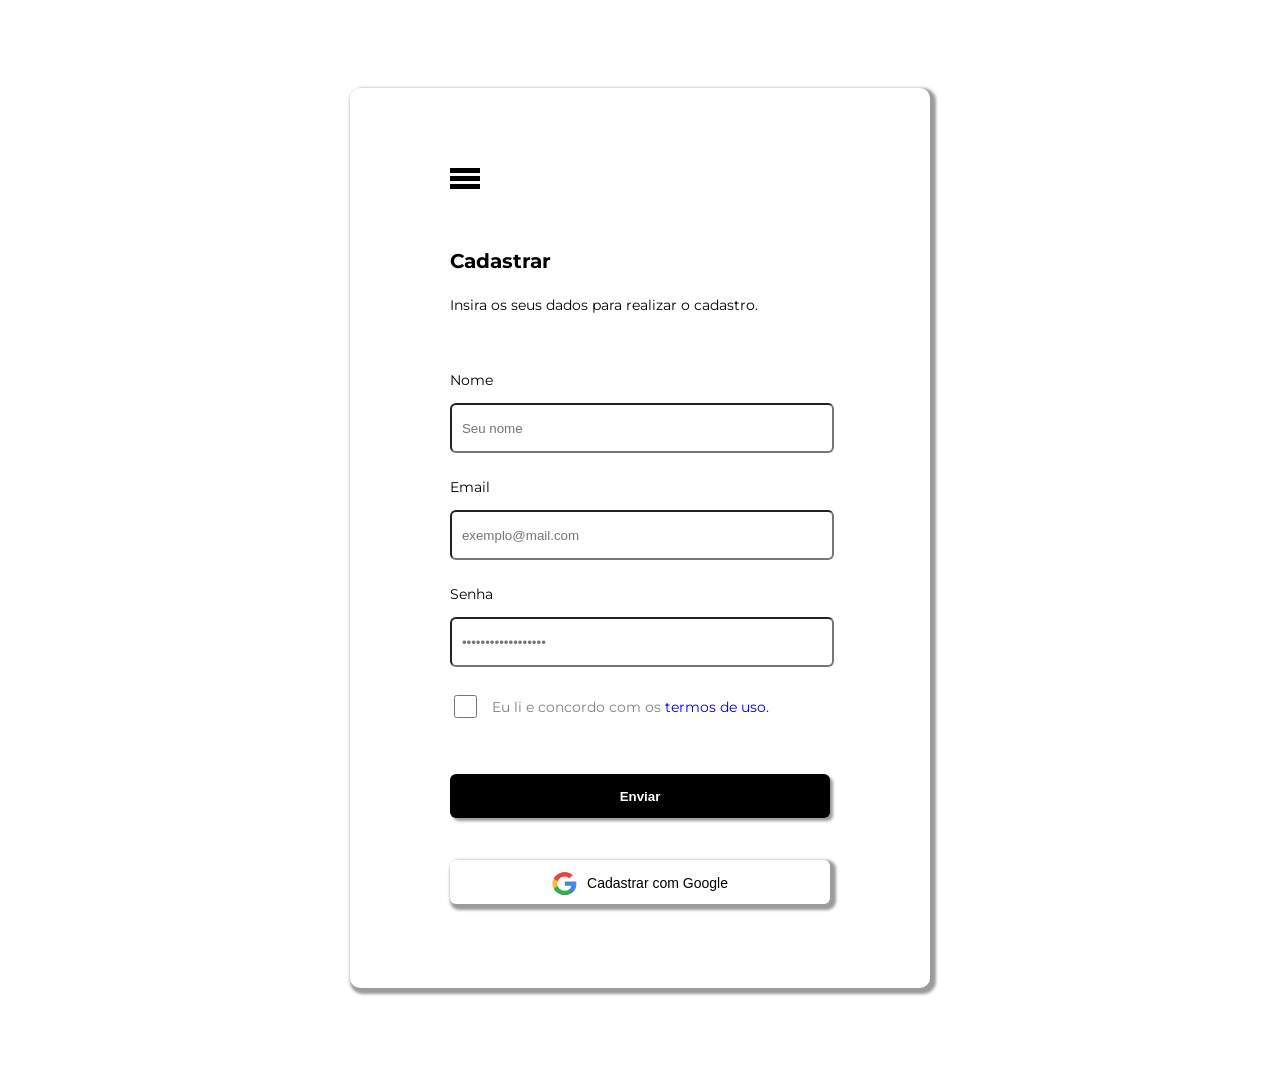
<file: pages/cadastro.html>
<!DOCTYPE html>

<html>

<head>
    <link rel="preconnect" href="https://fonts.googleapis.com">
    <link rel="preconnect" href="https://fonts.gstatic.com" crossorigin>
    <link href="https://fonts.googleapis.com/css2?family=Montserrat:wght@500&display=swap" rel="stylesheet">
    <title> Fulgure Brasil: Cadastro</title>
    <meta charset="UTF-8" />
    <link rel="stylesheet" type="text/css" href="../assets/css/style_cadastro.css">
    <script type="text/javascript" src="../assets/js/script.js"></script>
</head>

<body>
    <div id="menu-bar">
        <div id="hamburguerInvertido" onclick="toggleMenu()">
            <div></div>
            <div></div>
            <div></div>
        </div>
        <a href="./inicial.html" title="Página Inícial">Home</a>
        <a href="../assets/php/atualizarUsuario.php" title="Atualizar dados de cadastro">Atualizar Dados</a>
        <a href="../assets/php/todosUsuarios.php" title="Lista">Usuários</a>
        <a href="#" title="Equipe Fulgure Brasil">Sobre Nós</a>
    </div>  
    <div id="tela">
        <div id="hamburguer" onclick="toggleMenu()">
            <div></div>
            <div></div>
            <div></div>
        </div>
        <p id="cadastrar">Cadastrar</p>
        <p id="instrucao">Insira os seus dados para realizar o cadastro.</p>
        <form id="cadastro" action="../assets/php/recebeCadastroUsuario.php" onsubmit="return validarCampos(this)"
            method="post">
            <label for="nome">Nome</label>
            <input type="text" name="nome" id="nome" placeholder="Seu nome">
            <label for="email">Email</label>
            <input type="email" name="email" id="email" placeholder="exemplo@mail.com">
            <label for="senha">Senha</label>
            <input type="password" name="senha" id="senha" placeholder="••••••••••••••••••">
            <div id="check">
                <input type="checkbox" name="termos" id="termos">
                <label for="termos" id="txtTermos"> Eu li e concordo com os <a href="#"> termos de uso.</a></label>
            </div>
            <p id="mensagem"></p>
            <button id="enviar" type="submit">Enviar</button>
            <button id="buttonGoogle" type="button">
                <img id="google" src="../assets/images/google.PNG">
                <p>Cadastrar com Google</p>
            </button>
        </form>
    </div>
</body>

</html>
</file>
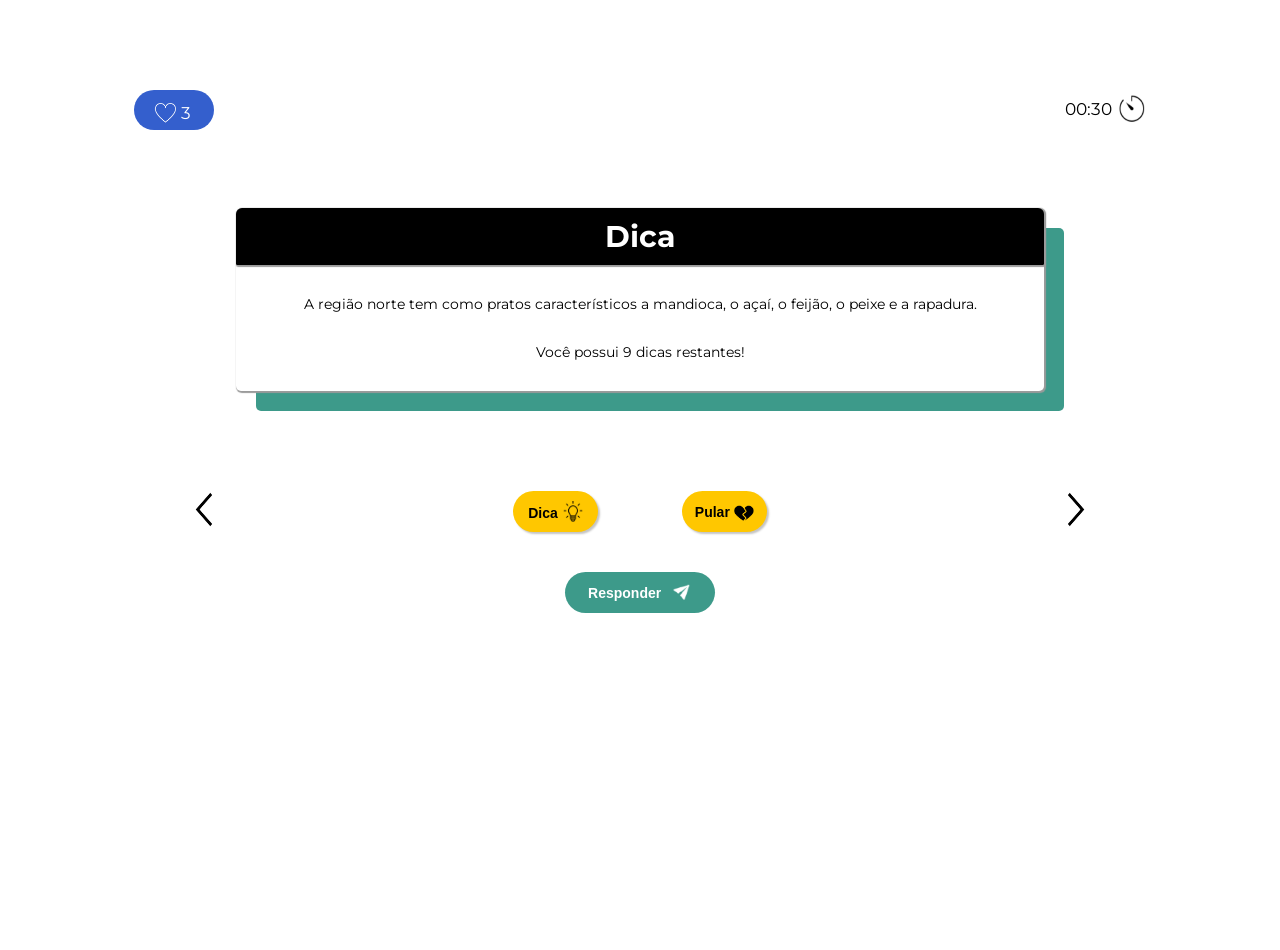
<file: pages/dica.html>
<!DOCTYPE html>

<html>

<head>
    <link rel="preconnect" href="https://fonts.googleapis.com">
    <link rel="preconnect" href="https://fonts.gstatic.com" crossorigin>
    <link href="https://fonts.googleapis.com/css2?family=Montserrat:wght@500&display=swap" rel="stylesheet">
    <title> Fulgure Brasil: Dica</title>
    <link rel="stylesheet" type="text/css" href="../assets/css/style_dica.css">
    <script type="text/javascript" src="../assets/js/script.js"></script>
    <meta charset="UTF-8"/>
</head>

<body>
    <div id="telaweb">
        <div>
            <div id="vidas">
                <img id="coracao" src="../assets/images/coracao.png">
                <p id="quantidadeVidas">3</p>
            </div>
            <div id="tempo">
                <p id="tempoDecorrido">00:30</p>
                <img id="relogio" src="../assets/images/relogio.PNG">
            </div>
            <div id="dicaDiv">
                <p id="textoDica"> Dica</p>
                <p class="conteudo">A região norte tem como pratos característicos
                    a mandioca, o açaí, o feijão, o peixe e a rapadura.</p>
                <p class="conteudo">Você possui 9 dicas restantes!</p>
            </div>
            <div id="setas">
                <button id="retornar">
                    <img id="setaEsquerda" src="../assets/images/voltar.png" alt="">
                </button>
                <button id="avancar">
                    <img id="setaDireita" src="../assets/images/avancar.png" alt="">
                </button>
            </div>
            <div id="botoes">
                <button id="dica">
                    <p id="txtDica">Dica</p>
                    <img id="lampada" src="../assets/images/lampada.PNG">
                </button>
                <button id="pular">
                    <p id="txtPular">Pular</p>
                    <img id="coracaoPartido" src="../assets/images/coracaoPartido.PNG">
                </button>
                <button id="responder">
                    <p id="enviar">Responder</p>
                    <img id="seta" src="../assets/images/seta.PNG">
                </button>
            </div>
        </div>
    </div>

    <div id="telamobile">
        <div id="menu-bar">
            <div id="hamburguerInvertido" onclick="toggleMenu()">
                <div></div>
                <div></div>
                <div></div>
            </div>
            <a href="#">Sobre nós</a>
            <a href="#">Entre em contato</a>
            <a href="#">Reportar problema</a>
        </div>
        <div id="hamburguer" onclick="toggleMenu()">
            <div></div>
            <div></div>
            <div></div>
        </div>
        <div>
            <div id="vidas">
                <img id="coracao" src="../assets/images/coracao.png">
                <p id="quantidadeVidas">3</p>
            </div>
            <div id="tempo">
                <p id="tempoDecorrido">00:30</p>
                <img id="relogio" src="../assets/images/relogio.PNG">
            </div>
            <div id="dicaDiv">
                <p id="textoDica"> Dica</p>
                <p id="justify" class="conteudo">A região norte tem como pratos característicos
                    a mandioca, o açaí, o feijão, o peixe e a rapadura.</p>
                <p class="conteudo">Você possui 9 dicas restantes!</p>
            </div>
            <div id="setas">
                <button id="retornar">
                    <img id="setaEsquerda" src="../assets/images/voltar.png" alt="">
                </button>
                <button id="avancar">
                    <img id="setaDireita" src="../assets/images/avancar.png" alt="">
                </button>
            </div>
            <div id="botoes">
                <a href="./questao.html"><button id="dica">
                    <p id="txtDica">Dica</p>
                    <img id="lampada" src="../assets/images/lampada.PNG">
                </button></a>
                <button id="pular">
                    <p id="txtPular">Pular</p>
                    <img id="coracaoPartido" src="../assets/images/coracaoPartido.PNG">
                </button>
                <button id="responder">
                    <p id="enviar">Responder</p>
                    <img id="seta" src="../assets/images/seta.PNG">
                </button>
            </div>
        </div>
    </div>
</body>
</html>
</file>
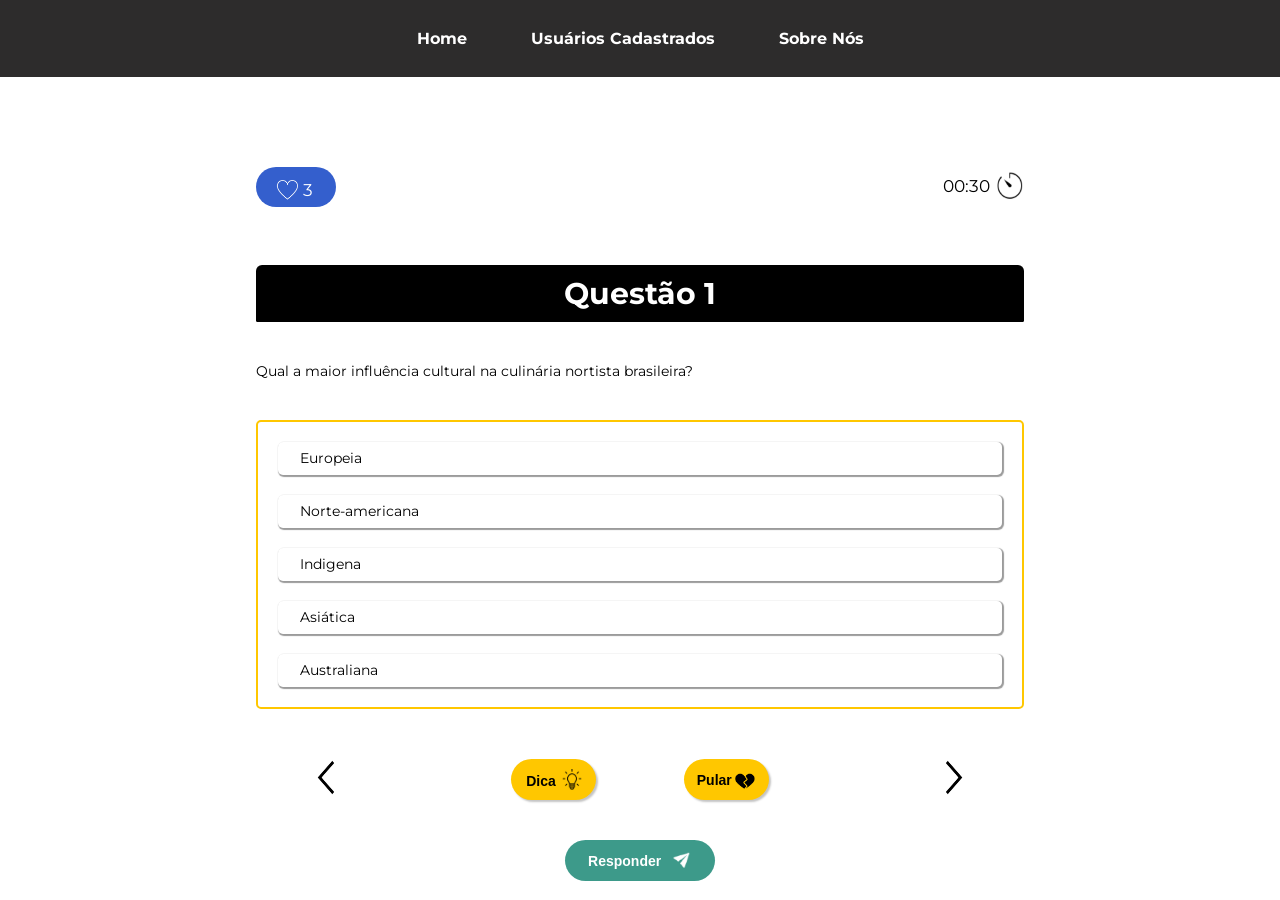
<file: pages/questao.html>
<!DOCTYPE html>

<html>

<head>
    <link rel="preconnect" href="https://fonts.googleapis.com">
    <link rel="preconnect" href="https://fonts.gstatic.com" crossorigin>
    <link href="https://fonts.googleapis.com/css2?family=Montserrat:wght@500&display=swap" rel="stylesheet">
    <title> Fulgure Brasil: Questão 1</title>
    <link rel="stylesheet" type="text/css" href="../assets/css/style_questao.css">
    <script type="text/javascript" src="../assets/js/script.js"></script>
    <meta charset="UTF-8" />
</head>

<body>
    <nav id="nav" class="bg hover-circulo">
        <a href="./inicial.html" title="Página Inícial">Home</a>
        <a href="../assets/php/todosUsuarios.php" title="Todos usuários cadastrados">Usuários Cadastrados</a>
        <a href="#" title="Equipe Fulgure Brasil">Sobre Nós</a>
    </nav>
    <div id="telaweb">
        <div id="vidas">
            <img id="coracao" src="../assets/images/coracao.png">
            <p id="quantidadeVidas">3</p>
        </div>
        <div id="tempo">
            <p id="tempoDecorrido">00:30</p>
            <img id="relogio" src="../assets/images/relogio.PNG">
        </div>
        <p id="questao1"> Questão 1</p>
        <p id="textoQuestao"> Qual a maior influência cultural na culinária nortista brasileira? </p>
        <div id="alternativas">
            <p class="alternativa"> Europeia</p>
            <p class="alternativa"> Norte-americana</p>
            <p class="alternativa"> Indigena</p>
            <p class="alternativa"> Asiática</p>
            <p class="alternativa"> Australiana</p>
        </div>
        <div id="setas">
            <button id="retornar">
                <img id="setaEsquerda" src="../assets/images/voltar.png" alt="">
            </button>
            <button id="avancar">
                <img id="setaDireita" src="../assets/images/avancar.png" alt="">
            </button>
        </div>
        <div id="botoes">
            <a href="../pages/dica.html"><button id="dica">
                    <p id="txtDica">Dica</p>
                    <img id="lampada" src="../assets/images/lampada.PNG">
                </button></a>
            <button id="pular">
                <p id="txtPular">Pular</p>
                <img id="coracaoPartido" src="../assets/images/coracaoPartido.PNG">
            </button>
            <button id="responder">
                <p id="enviar">Responder</p>
                <img id="seta" src="../assets/images/seta.PNG">
            </button>
        </div>
    </div>
    </div>

    <div id="telamobile">
        <div id="menu-bar">
            <div id="hamburguerInvertido" onclick="toggleMenu()">
                <div></div>
                <div></div>
                <div></div>
            </div>
            <a href="./inicial.html" title="Página Inícial">Home</a>
            <a href="#" title="Atualizar dados de cadastro">Atualizar Dados</a>
            <a href="../assets/php/todosUsuarios.php" title="Lista">Usuários </a>
            <a href="#" title="Equipe Fulgure Brasil">Sobre Nós</a>
        </div>
        <div id="hamburguer" onclick="toggleMenu()">
            <div></div>
            <div></div>
            <div></div>
        </div>
        <div id="vidas">
            <img id="coracao" src="../assets/images/coracao.png">
            <p id="quantidadeVidas">3</p>
        </div>
        <div id="tempo">
            <p id="tempoDecorrido">00:30</p>
            <img id="relogio" src="../assets/images/relogio.PNG">
        </div>
        <div id="questao">
            <p id="questao1"> Questão 1</p>
            <p id="textoQuestao"> Qual a maior influência cultural na culinária nortista brasileira? </p>
            <div class="container">
                <div class="circulo"></div>
                <p class="alternativa"> Europeia;</p>
            </div>
            <div class="container">
                <div class="circulo"></div>
                <p class="alternativa"> Norte-americana;</p>
            </div>
            <div class="container">
                <div class="circulo"></div>
                <p class="alternativa"> Indigena;</p>
            </div>
            <div class="container">
                <div class="circulo"></div>
                <p class="alternativa"> Asiática;</p>
            </div>
            <div class="container">
                <div class="circulo"></div>
                <p class="alternativa"> Australiana.</p>
            </div>
        </div>
        <div id="setas">
            <button id="retornar">
                <img id="setaEsquerda" src="../assets/images/voltar.png" alt="">
            </button>
            <button id="avancar">
                <img id="setaDireita" src="../assets/images/avancar.png" alt="">
            </button>
        </div>
        <a href="../pages/dica.html"><button id="dica">
                <p id="txtDica">Dica</p>
                <img id="lampada" src="../assets/images/lampada.PNG">
            </button></a>
        <button id="pular">
            <p id="txtPular">Pular</p>
            <img id="coracaoPartido" src="../assets/images/coracaoPartido.PNG">
        </button>
        <button id="responder">
            <p id="enviar">Responder</p>
            <img id="seta" src="../assets/images/seta.PNG">
        </button>
    </div>
</body>

</html>
</file>
<file: assets/css/style_cadastro.css>
body {
    font-family: 'Montserrat', sans-serif;
    place-items: center;
    padding: 80px 0;
}

a:link {text-decoration: none; cursor: pointer;}

input, button {
    width: 100%;
    height: 44px;
    border-radius: 6px;
    display: block;
    margin-bottom: 24px;
}

button{
    cursor: pointer;
}

form input{
    padding-left: 2.5%;
    width: 97%;
}

p, label {
    font-size: 14px;
}

label {
    margin-bottom: 14px;
    display: inline-block;
}

div#tela {
    justify-content: center;
    width: 30%;
    height: 820px;
    margin: auto;
    padding: 80px 100px 0 100px;
    box-shadow: 3px 3px 3px 3px #9b9b9b;
    border-radius: 10px;
}

div#menu-bar {
    margin: 0 auto;
    position: fixed;
    background-color: black;
    color: white;
    height: 100%;
    width: 40%;
    padding-left: 30px;
    padding-top: 58px;
    box-shadow: 3px 3px 3px 3px #9b9b9b;
    left: 0;
    top: 0;
    display: none;
}

div#menu-bar a {
    text-decoration: none;
    color: white;
    font-weight: 100;
    display: block;
    margin-bottom: 50px;
}

div#hamburguer, div#hamburguerInvertido {
    cursor: pointer;
    margin-bottom: 60px;
}

div#hamburguer div, div#hamburguerInvertido div {
    width: 30px;
    height: 5px;
    margin-bottom: 3px;
}

div#hamburguerInvertido div {
    background-color: rgb(255, 255, 255);
}

div#hamburguer div{
    background-color: black;
}

p#cadastrar {
    font-size: 20px;
    font-weight: bold;
    margin-bottom: 23px;
}

p#instrucao {
    margin-bottom: 56px;
}

p#txtCadastro {
    display: inline;
}

input#termos {
    display: inline;
    width: 23px;
    height: 25px;
    border-radius: 5px;
    margin-bottom: 40px;
    margin-right: 15px;
}

label[for="termos"] {
    color: rgb(129, 129, 129);
    align-self: center;
}

div#check {
    display: flex;
    height: 45px;
}

p#mensagem{
    font-weight: bold;
    color: red;
}

button#enviar {
    background-color: black;
    color: white;
    font-weight: bold;
    border: none;
    box-shadow: 3px 3px 3px #9b9b9b;
    margin-bottom: 42px;
    margin-top: 38px;
}

button#buttonGoogle {
    box-shadow: 3px 3px 3px 3px #9b9b9b;
    background-color: white;
    border: none;
    display: flex;
    justify-content: center;
    align-content: center;
}

img#google {
    width: 25px;
    height: 25px;
    margin-top: 10px;
    margin-right: 10px;
}

.erro{
    border-color: red;
}

@media only screen and (max-device-width: 1200px) {

    div#tela{
        box-shadow: none;
        width: 60%;
        margin-bottom: 50px;
    }
}
  
@media only screen and (max-device-width: 850px) {

    div#tela{
        box-shadow: none;
        width: 80%;
        height: 1600px;
        margin: auto;
        margin-bottom: 150px;
    }

    label, p, body, button#enviar, input{
        font-size: 30px;
    }

    p#cadastrar{
        font-size: 45px;
        margin-bottom: 50px;
    }

    p#instrucao{
        margin-top: 70px;
        margin-bottom: 120px;
    }

    input, button {
        margin-top: 10px;
        width: 100%;
        height: 100px;
        border-radius: 15px;
        display: block;
        margin-bottom: 60px;
    }

    div#menu-bar{
        width: 40%;
        padding: 90px;
    }

    div#hamburguer{
        margin-top: 40px;
        margin-bottom: 150px;
    }

    div#hamburguerInvertido{
        margin-bottom: 120px;
    }

    div#hamburguer div, div#hamburguerInvertido div  {
        width: 80px;
        height: 13.4px;
        margin-bottom: 8px;
    }
    
    input#termos{
        width: 46px;
        height: 50px;
        border-radius: 5px;
        margin-top: 30px;
    }

    button#enviar{
        margin-bottom: 100px;
        margin-top: 150px;
    }

    img#google {
        width: 50px;
        height: 50px;
        margin-top: 20px;
        margin-right: 20px;
    }

    label[for="termos"] {
        margin-top: 75px;
        margin-left: 15px;
    }
    
}
</file>
<file: assets/css/style_dica.css>
body{
    font-family: 'Montserrat', sans-serif;
    background-image: url(../images/background.png);
    background-repeat: no-repeat;
}

p{
    font-size: 14px;
}

button{
    width: 325px;
    height: 44px;
    border-radius: 6px;
    display: block;
    font-weight: bold;
    cursor: pointer;
    margin-bottom: 40px;
}

div#telaweb{
    vertical-align: center;
    float: right;
    margin-right: 5%;
    height: 770px;
    width: 40%;
    padding: 0;
    margin-top: 120px;
}

div#vidas{
    background-color: #345FCD;
    width: 80px;
    height: 40px;
    border-radius: 37px;
    color: white;
    display: inline-block;
    flex-direction: left;
    margin-bottom: 58px;
    justify-content: center;
    align-content: center;
}

p#quantidadeVidas{
    display: inline;
    vertical-align: 4px;
    font-size: 17px;
}

img#coracao{
    width: 23px;
    height: 20px;
    margin-left: 20px;
    margin-top: 10px;
}

div#tempo{
    display: block;
    float: right;
}

p#justify{
    text-align: justify;
}

p#tempoDecorrido{
    display: inline;
    vertical-align: 8px;
    font-size: 17px;
}

img#relogio{
    width: 30px;
    height: 28px;
    margin-top: 5px;
}

div#dicaDiv{
    width: 70%;
    background-color: white;
    margin: auto;
    margin-bottom: 100px;
    margin-top: 20px;
    text-align: center;
    border-radius: 5px;
    box-shadow: 1px 1px 1px 1px #9b9b9b, 20px 20px #3D9A8A;
}

p#textoDica{
    background-color: black;
    font-size: 30px;
    font-weight: bold;
    color: white;
    text-align: center;
    padding: 10px;
    border-radius: 6px 6px 1.5px 1.5px;
    margin-top: 0px;
    margin-bottom: 0;
    margin-bottom: 30px;
    box-shadow: 1px 1px 1px 1px #9b9b9b;
}

p.conteudo{
    padding: 0 30px 30px 30px;
    margin: 0;
}

div#botoes{
    margin-top: 50px;
    width: 100%;
}

button#dica{
    background-color: #FFC700;
    width: 85px;
    height: 41px;
    border-radius: 37px;
    float: left;
    border-radius: 37px;
    border: none;
    margin-left: 30%;
    box-shadow: 2px 2px 2px#c4c4c4;
}

img#lampada{
    height: 21px;
    width: 20px;
    margin-top: 2px;
    margin-left: 2px;
}

p#txtDica, p#enviar, p#txtPular{
    display: inline;
    vertical-align: 4px;
}

button#pular{
    background-color: #FFC700;
    width: 85px;
    height: 41px;
    border-radius: 37px;
    border-radius: 37px;
    border: none;
    display: block;
    float: right;
    margin-right: 30%;
    box-shadow: 2px 2px 2px#c4c4c4;
}

img#coracaoPartido{
    height: 16px;
    width: 20px;
    margin-top: 6px;
}

p#txtPular{
    display: inline;
}

button#responder{
    color: white;
    background-color: #3D9A8A;
    width: 150px;
    height: 41px;
    border-radius: 37px;
    display: block;
    flex-direction: center;
    border-radius: 37px;
    border: none; 
    margin: auto;
}

img#seta{
    width: 21px;
    height: 19px;
    margin-top: 3px;
    margin-left: 6px;
}

button#retornar{
    display: block;
    float: left;
    border: none; 
    background: none;
    height: 35px;
    width: 25px;
}

button#avancar{
    margin: auto;
    display: block;
    float: right;
    border: none; 
    background: none;
    height: 35px;
    width: 25px;
}

img#setaEsquerda{
    height: 35px;
    width: 30px;
    float: left;
    margin-left: 50px;
}

img#setaDireita{
    height: 35px;
    width: 30px;
    float: right;
    margin-right: 50px;
}

div#setas{
    margin-top: 50px;
    width: 100%;
}

div#telamobile{
    display: none;
}


div#menu-bar {
    margin: 0 auto;
    position: fixed;
    background-color: black;
    color: white;
    height: 100%;
    width: 40%;
    padding: 90px;
    box-shadow: 3px 3px 3px 3px #9b9b9b;
    left: 0;
    top: 0;
    display: none;
    font-size: 30px;
}

div#menu-bar a {
    text-decoration: none;
    color: white;
    font-weight: 100;
    display: block;
    margin-bottom: 50px;
}

div#hamburguer, div#hamburguerInvertido {
    display: none;
    cursor: pointer;
}

div#hamburguer{
    margin-top: 40px;
    margin-bottom: 120px;
}

div#hamburguer div, div#hamburguerInvertido div {
    width: 80px;
    height: 13.4px;
    margin-bottom: 8px;
}

div#hamburguerInvertido{
    margin-bottom: 120px;
}

div#hamburguerInvertido div {
    background-color: rgb(255, 255, 255);
}

div#hamburguer div{
    background-color: black;
}

.erro{
    border-color: red;
}

p#mensagem{
    font-weight: bold;
    color: red;
}

@media only screen and (max-device-width: 1475px) {

    body{
        background-image: none;
    }
  
    div#telaweb{
        margin: 90px auto;
        width: 60%;
        float:none;
    }
}

@media only screen and (max-device-width: 1475px) {

    div#telaweb{
        margin: 90px auto;
        width: 80%;
        float: none;
    }

    div#dicaDiv{
        width: 80%;
    }

    button#dica{
        margin-left: 35%;
    }
    
    button#pular{
        margin-right: 35%;
    }
}
  
@media only screen and (max-device-width: 850px) {

    div#hamburguer, div#hamburguerInvertido {
        display: block;
    }

    div#telamobile{
        display: block;
        margin: 0 auto;
        padding: 50px;
        width: 80%;
    }

    p, button{
        font-size: 25px;
    }

    p#tempoDecorrido, p#quantidadeVidas{
        font-size: 35px; 
    }

    div#telaweb{
        display: none;
    }

    div#dicaDiv{
        margin-top: 60px;
        box-shadow: 3px 3px 3px 3px #9b9b9b;
        margin-bottom: 150px;
    }

    p.conteudo{
        padding: 0 60px 60px 60px;
        margin: 0;
    }

    p#textoDica{
        padding: 25px;
        margin-bottom: 60px;
    }

    div#vidas{
        width: 160px;
        height: 80px;
    }

    p#quantidadeVidas{
        vertical-align: 6px;
    }

    img#coracao{
        width: 50px;
        height: 43px;
        margin-top: 20px;
        margin-left: 30px;
        margin-right: 10px;
    }
    
    img#relogio{
        width: 60px;
        height: 58px;
        margin-top: 10px;
    }

    p#tempoDecorrido{
        vertical-align: 12px;
        margin-right: 10px;
    }

    img#setaEsquerda{
        height: 70px;
        width: 60px;
        float: left;
        margin-left: 15px;
    }
    
    img#setaDireita{
        height: 70px;
        width: 60px;
        float: right;
        margin-right: 15px;
    }
    
    div#setas{
        margin-top: 100px;
        width: 100%;
    }

    p#txtDica, p#enviar, p#txtPular{
        vertical-align: 6px;
        font-size: 35px;
    }
    
    p#txtPular{
        display: inline;
        vertical-align: 2.5px;
    }

    button#pular{
        background-color: #FFC700;
        width: 180px;
        height: 82px;
        border: none;
        margin-right: 130px;
    }
    
    button#dica{
        width: 178px;
        height: 82px;
        margin-left: 130px;
    }

    button#responder{
        width: 300px;
        height: 82px;
        margin-bottom: 100px;
    }

    button{
        margin-bottom: 70px;
    }

    img#seta{
        width: 42px;
        height: 38px;
        margin-top: 6px;
    }
    
    img#lampada{
        height: 42px;
        width: 40px;
    }
    
    img#coracaoPartido{
        height: 32px;
        width: 40px;
        margin-top: 8px;
    }

    div.container{
        padding-left: 58px;
    }
}
</file>
<file: assets/css/style_questao.css>
body{
    font-family: 'Montserrat', sans-serif;
    background-image: url(../images/background.png);
    background-repeat: no-repeat;
    margin: 0;
}

a:link {text-decoration: none; cursor: pointer;}

p{
    font-size: 14px;
}

input, button{
    width: 325px;
    height: 44px;
    border-radius: 6px;
    display: block;
}

input{
    margin-bottom: 24px;
}

button{
    font-weight: bold;
    cursor: pointer;
    margin-bottom: 40px;
}

div#telaweb{
    vertical-align: center;
    float: right;
    margin-right: 5%;
    height: 770px;
    width: 40%;
    padding: 0;
}

div#vidas{
    background-color: #345FCD;
    width: 80px;
    height: 40px;
    border-radius: 37px;
    color: white;
    display: inline-block;
    flex-direction: left;
    margin-bottom: 58px;
    justify-content: center;
    align-content: center;
}

p#quantidadeVidas{
    display: inline;
    vertical-align: 4px;
    font-size: 17px;
}

img#coracao{
    width: 23px;
    height: 20px;
    margin-left: 20px;
    margin-top: 10px;
}

div#tempo{
    display: block;
    float: right;
}

p#tempoDecorrido{
    display: inline;
    vertical-align: 8px;
    font-size: 17px;
}

img#relogio{
    width: 30px;
    height: 28px;
    margin-top: 5px;
}

div#questao{
    margin-top: 80px;
    box-shadow: 3px 3px 3px 3px #9b9b9b;
    padding-bottom: 25px;
    border-radius: 6px;
    padding-bottom: 70px;
}

p#questao1{
    background-color: black;
    font-size: 30px;
    font-weight: bold;
    color: white;
    text-align: center;
    padding: 10px;
    border-radius: 6px 6px 1.5px 1.5px;
    margin-top: 0px;
    margin-bottom: 40px;
}

p#textoQuestao{
    margin: 0 0 40px 0;
    text-align: justify;
}

div.circulo{
    cursor: pointer;
    background-color: black;
    border-radius: 100px;
    width: 30px;
    height: 30px;
    margin: 8px 0;
    display: inline-block;
}

div.container{
    display: block;
}

div#alternativas{
    padding: 20px 20px 0px 20px;
    border: 2px solid #FFC700;
    border-radius: 5px;
}

p.alternativa{
    line-height: 33px;
    padding-left: 3%;
    width: 97%;
    height: 33px;
    display: block;
    box-shadow: 1px 1px 1px 1px #9b9b9b;
    margin: 0 0 20px 0;
    border-radius: 5px;
}

div#botoes{
    margin-top: 50px;
    width: 100%;
}

button#dica{
    background-color: #FFC700;
    width: 85px;
    height: 41px;
    border-radius: 37px;
    float: left;
    border-radius: 37px;
    border: none;
    margin-left: 30%;
    box-shadow: 2px 2px 2px#c4c4c4;
}

img#lampada{
    height: 21px;
    width: 20px;
    margin-top: 2px;
    margin-left: 2px;
}

p#txtDica, p#enviar, p#txtPular{
    display: inline;
    vertical-align: 4px;
}

button#pular{
    background-color: #FFC700;
    width: 85px;
    height: 41px;
    border-radius: 37px;
    border-radius: 37px;
    border: none;
    display: block;
    float: right;
    margin-right: 30%;
    box-shadow: 2px 2px 2px#c4c4c4;
}

img#coracaoPartido{
    height: 16px;
    width: 20px;
    margin-top: 6px;
}

p#txtPular{
    display: inline;
}

button#responder{
    color: white;
    background-color: #3D9A8A;
    width: 150px;
    height: 41px;
    border-radius: 37px;
    display: block;
    flex-direction: center;
    border-radius: 37px;
    border: none; 
    margin: auto;
}

img#seta{
    width: 21px;
    height: 19px;
    margin-top: 3px;
    margin-left: 6px;
}

button#retornar{
    display: block;
    float: left;
    border: none; 
    background: none;
    height: 35px;
    width: 25px;
}

button#avancar{
    margin: auto;
    display: block;
    float: right;
    border: none; 
    background: none;
    height: 35px;
    width: 25px;
}

img#setaEsquerda{
    height: 35px;
    width: 30px;
    float: left;
    margin-left: 50px;
}

img#setaDireita{
    height: 35px;
    width: 30px;
    float: right;
    margin-right: 50px;
}

div#setas{
    margin-top: 50px;
    width: 100%;
}

div#telamobile{
    display: none;
}

div#menu-bar {
    margin: 0 auto;
    position: fixed;
    background-color: black;
    color: white;
    height: 100%;
    width: 40%;
    padding: 90px;
    box-shadow: 3px 3px 3px 3px #9b9b9b;
    left: 0;
    top: 0;
    display: none;
    font-size: 30px;
}

div#menu-bar a {
    text-decoration: none;
    color: white;
    font-weight: 100;
    display: block;
    margin-bottom: 50px;
}

div#hamburguer, div#hamburguerInvertido {
    display: none;
    cursor: pointer;
}

div#hamburguer{
    margin-top: 40px;
    margin-bottom: 120px;
}

div#hamburguer div, div#hamburguerInvertido div {
    width: 80px;
    height: 13.4px;
    margin-bottom: 8px;
}

div#hamburguerInvertido{
    margin-bottom: 120px;
}

div#hamburguerInvertido div {
    background-color: rgb(255, 255, 255);
}

div#hamburguer div{
    background-color: black;
}

.erro{
    border-color: red;
}

p#mensagem{
    font-weight: bold;
    color: red;
}

nav{
    margin-bottom: 90px;
}


@media only screen and (max-device-width: 1450px) {

    body{
        background-image: none;
    }
  
    div#telaweb{
        margin: auto;
        width: 60%;
        float:none;
    }
}

  
@media only screen and (max-device-width: 850px) {

    div#hamburguer, div#hamburguerInvertido {
        display: block;
    }

    nav{
        display: none;
    }

    div#telamobile{
        display: block;
        margin: 0 auto;
        padding: 50px;
        width: 80%;
    }

    p#questao1{
        font-size: 35px;
    }

    p, button{
        font-size: 25px;
    }

    p#tempoDecorrido, p#quantidadeVidas{
        font-size: 35px; 
    }

    div#telaweb{
        display: none;
    }

    p#questao1{
        padding: 25px;
    }
    
    p#textoQuestao{
        padding: 36px;
        text-align: justify;
    }

    div#vidas{
        width: 160px;
        height: 80px;
    }

    p#quantidadeVidas{
        vertical-align: 6px;
    }

    img#coracao{
        width: 50px;
        height: 43px;
        margin-top: 20px;
        margin-left: 30px;
        margin-right: 10px;
    }
    
    img#relogio{
        width: 60px;
        height: 58px;
        margin-top: 10px;
    }

    p#tempoDecorrido{
        vertical-align: 12px;
        margin-right: 10px;
    }

    p#questao1{
        background-color: black;
        font-weight: bold;
        color: white;
        text-align: center;
        border-radius: 6px 6px 1.5px 1.5px;
        margin-top: 0px;
    }
    
    p#textoQuestao{
        margin: 0 22px 25px 22px;
        text-align: justify;
    }

    p.alternativa{
        display: inline; 
        width: 50%;
        box-shadow: none;
        vertical-align: 12px;
    }

    img#setaEsquerda{
        height: 70px;
        width: 60px;
        float: left;
        margin-left: 15px;
    }
    
    img#setaDireita{
        height: 70px;
        width: 60px;
        float: right;
        margin-right: 15px;
    }
    
    div#setas{
        margin-top: 100px;
        width: 100%;
    }

    p#txtDica, p#enviar, p#txtPular{
        vertical-align: 8px;
    }
    
    p#txtPular{
        display: inline;
        vertical-align: 5.5px;
    }

    button#pular{
        background-color: #FFC700;
        width: 180px;
        height: 82px;
        border: none;
        margin-right: 130px;
    }
    
    button#dica{
        width: 178px;
        height: 82px;
        margin-left: 130px;
    }

    button#responder{
        width: 300px;
        height: 82px;
        margin-bottom: 100px;
    }

    button{
        margin-bottom: 70px;
    }

    img#seta{
        width: 42px;
        height: 38px;
        margin-top: 6px;
    }
    
    img#lampada{
        height: 42px;
        width: 40px;
    }
    
    img#coracaoPartido{
        height: 32px;
        width: 40px;
        margin-top: 8px;
    }


    div.container{
        padding-left: 58px;
    }

}
nav.bg {
	    
    width:100%;
    float:left; 
    text-align:center;  
    background-color: #2d2c2c;
    padding:1.5em 0em; 
}
nav a {
    position: relative;
    display: inline-block;
    margin:5px 30px;
    outline: none;
    color: #fff;
    text-decoration: none;
    font-weight: bold;
    font-size: 1em;
    transition:0.6s; 
}
nav a:hover,
nav a:focus {
    transition:0.4s;
    outline: none;
    color:#50e6ec; 
}
/* Efeito circulo */
.hover-circulo a::before,
.hover-circulo a::after {
    position: absolute;
    top: 50%;
    left: 50%;
    width: 75px;
    height: 75px;
    border: 2px solid rgba(95, 217, 222, 0.18);
    border-radius: 50%;
    content: '';
    opacity: 0;
    -webkit-transition: -webkit-transform 0.3s, opacity 0.3s;
    -moz-transition: -moz-transform 0.3s, opacity 0.3s;
    transition: transform 0.3s, opacity 0.3s;
    -webkit-transform: translateX(-50%) translateY(-50%) scale(0.2);
    -moz-transform: translateX(-50%) translateY(-50%) scale(0.2);
    transform: translateX(-50%) translateY(-50%) scale(0.2);
}
.hover-circulo a::after {
    width: 50px;
    height: 50px;
    border-width: 6px;
    -webkit-transform: translateX(-50%) translateY(-50%) scale(0.8);
    -moz-transform: translateX(-50%) translateY(-50%) scale(0.8);
    transform: translateX(-50%) translateY(-50%) scale(0.8);
}
.hover-circulo a:hover::before,
.hover-circulo a:hover::after,
.hover-circulo a:focus::before,
.hover-circulo a:focus::after {
    opacity: 1;
    -webkit-transform: translateX(-50%) translateY(-50%) scale(1);
    -moz-transform: translateX(-50%) translateY(-50%) scale(1);
    transform: translateX(-50%) translateY(-50%) scale(1);
}
/* Efeito Hover Circulo */
</file>
